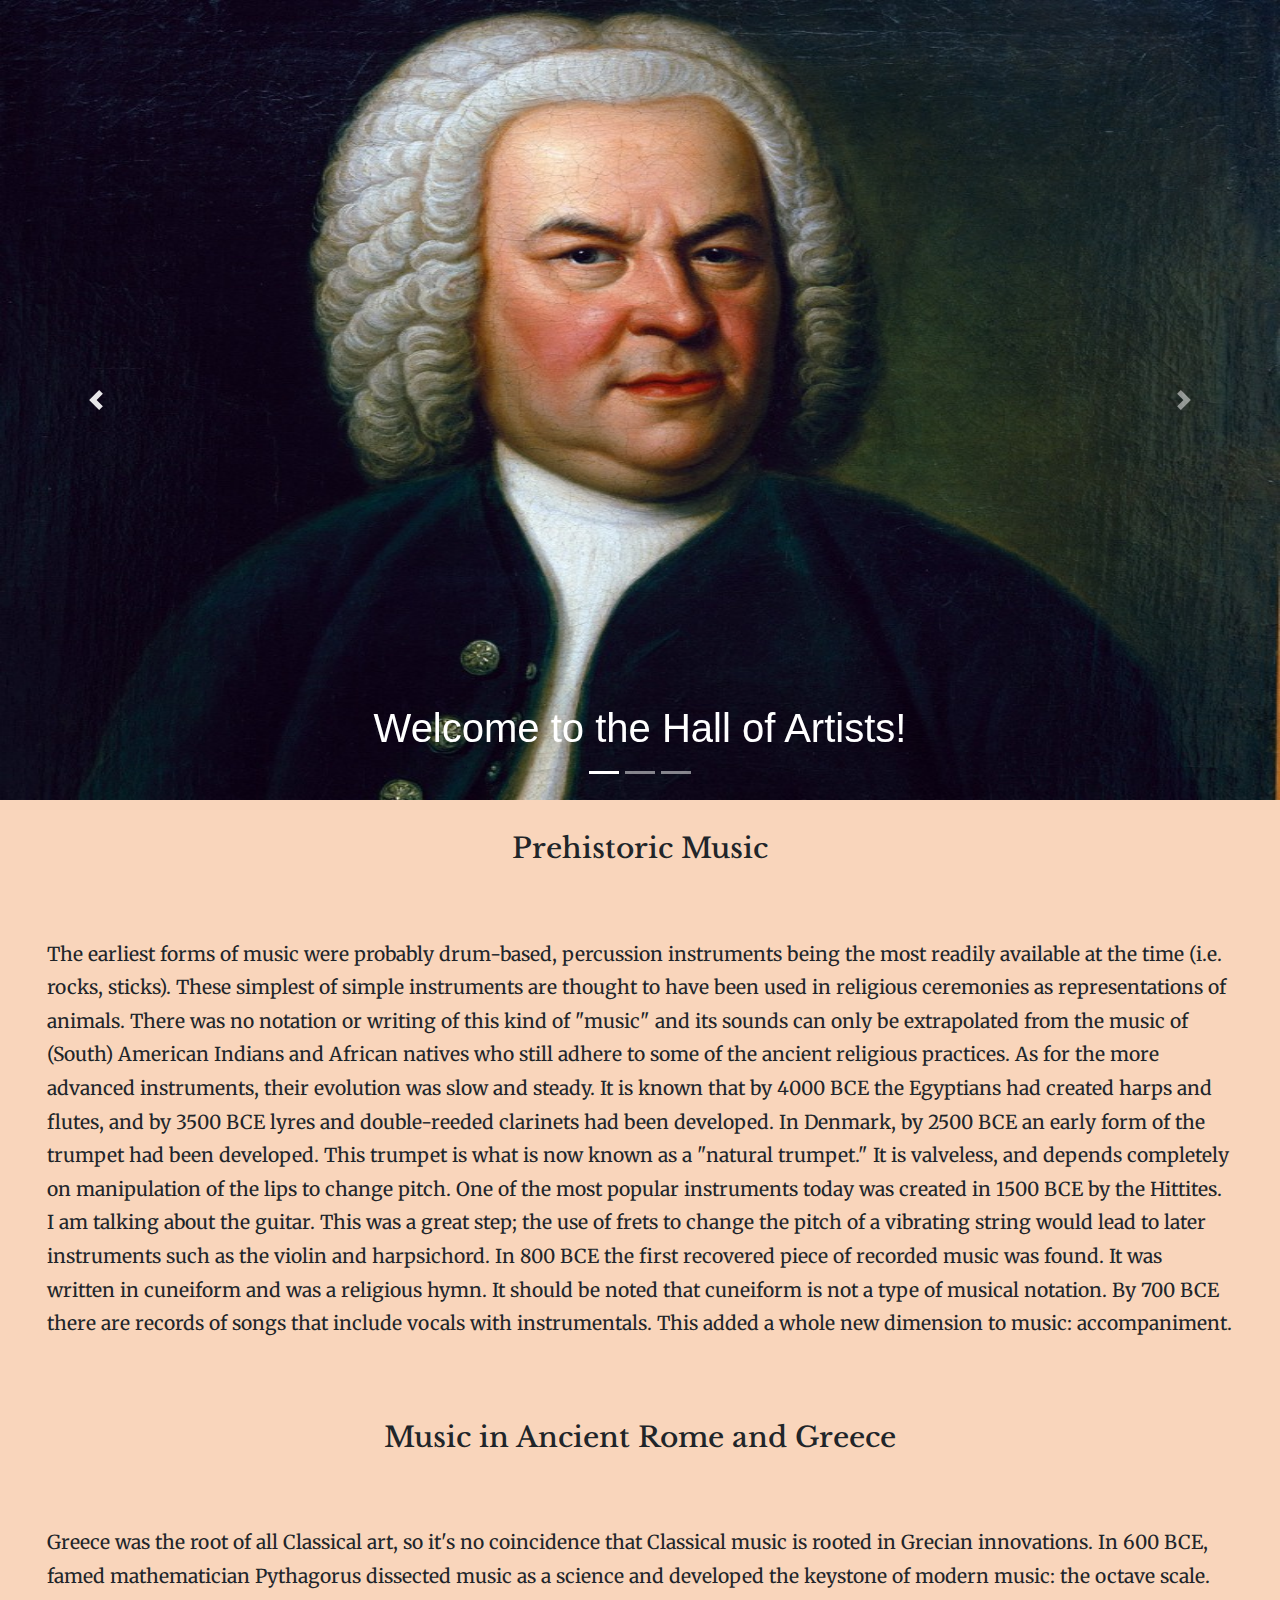
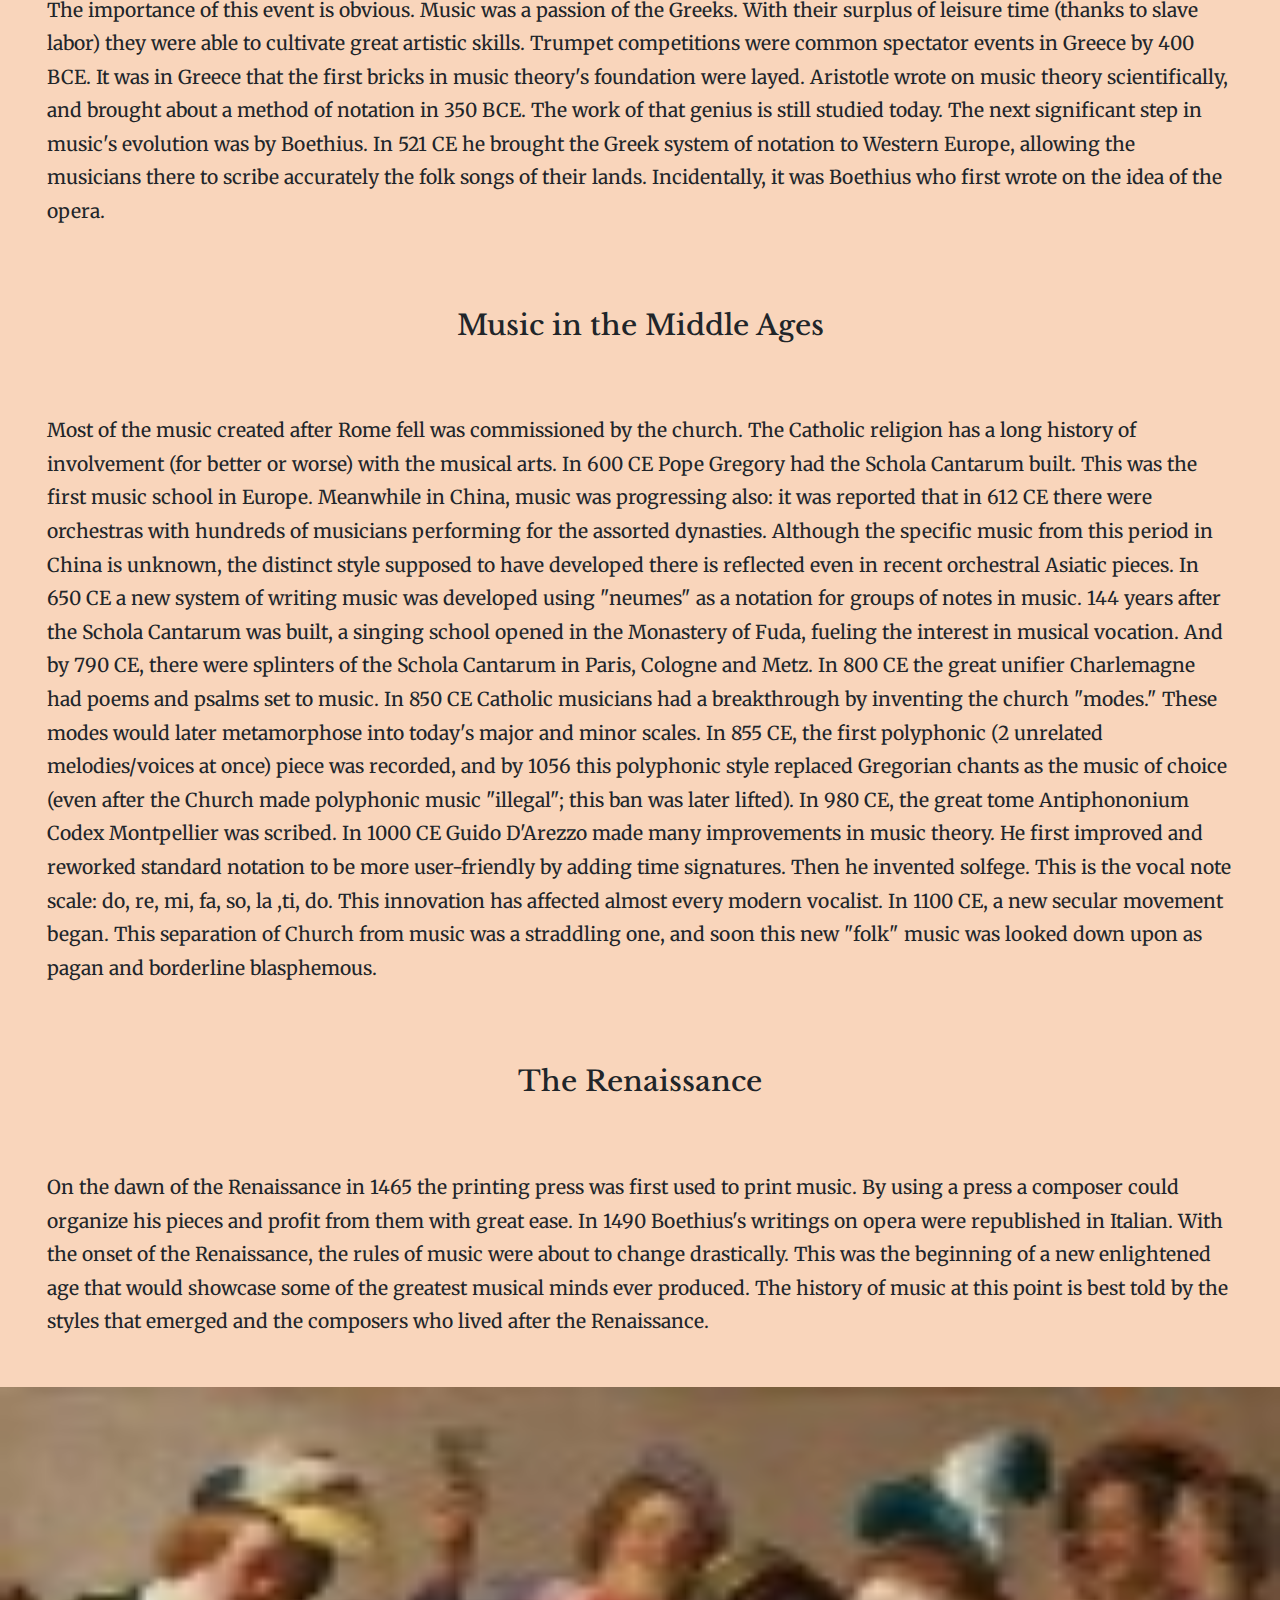
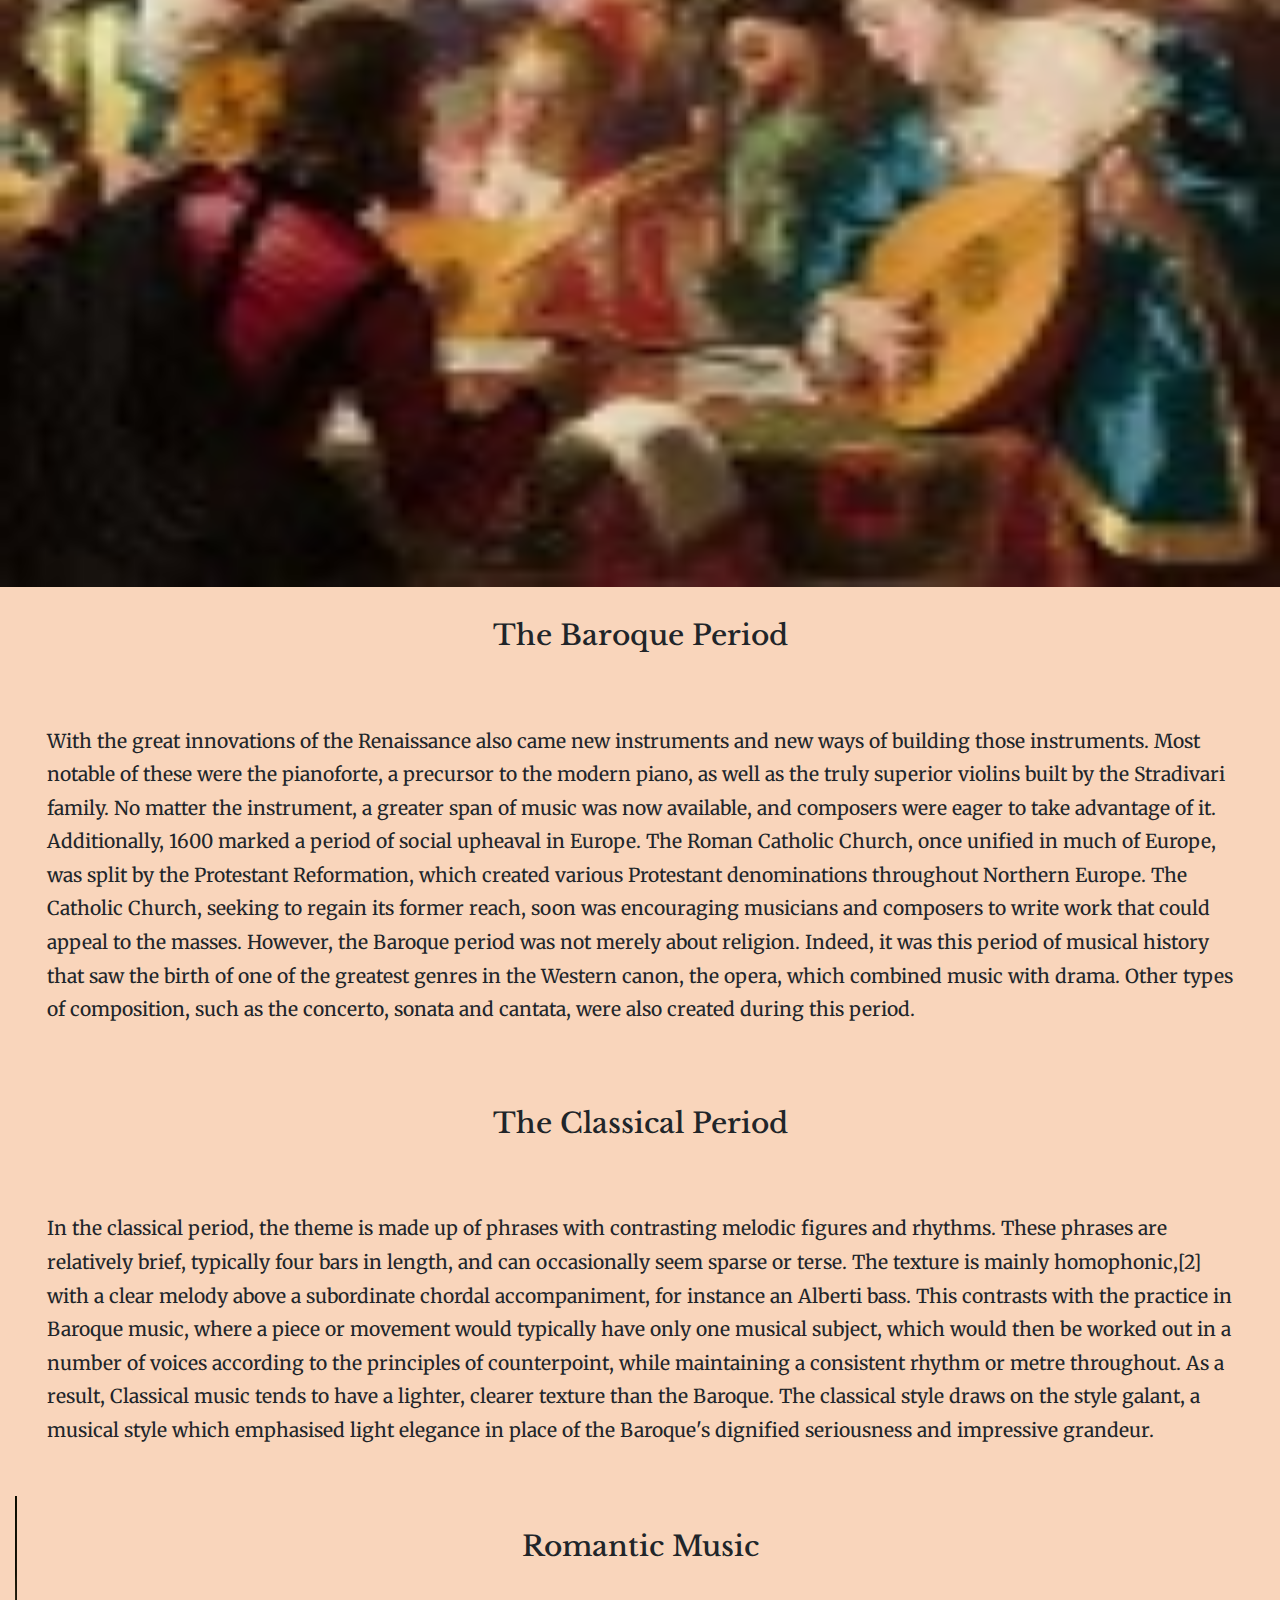
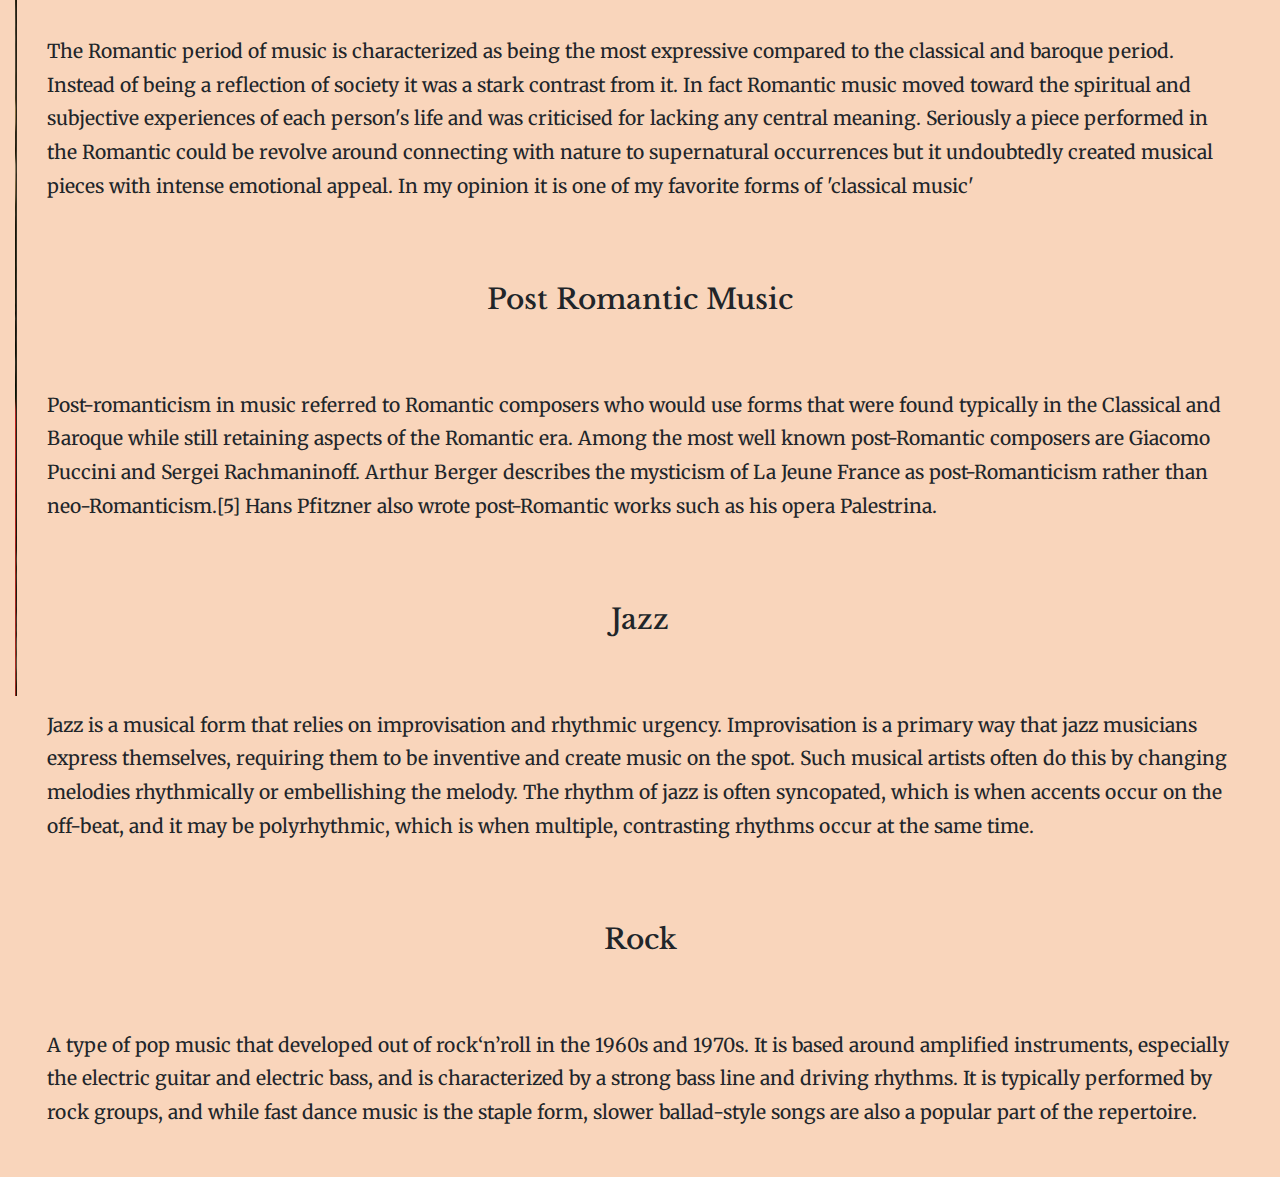
<file: index.html>
<!DOCTYPE html>
<html lang="en" dir="ltr">

<head>


  <!-- fonts -->
  <link href="https://fonts.googleapis.com/css?family=Libre+Baskerville|Lora|Merriweather|Noto+Serif|PT+Serif&display=swap" rel="stylesheet">
  <link href="https://fonts.googleapis.com/css?family=Lora|Merriweather|PT+Serif&display=swap" rel="stylesheet">

  <!-- Required meta tags -->
  <meta charset="utf-8">
  <meta name="viewport" content="width=device-width, initial-scale=1, shrink-to-fit=no">

  <!-- Bootstrap CSS -->

  <link rel="stylesheet" href="https://stackpath.bootstrapcdn.com/bootstrap/4.3.1/css/bootstrap.min.css" integrity="sha384-ggOyR0iXCbMQv3Xipma34MD+dH/1fQ784/j6cY/iJTQUOhcWr7x9JvoRxT2MZw1T" crossorigin="anonymous">
  <link rel="stylesheet" href="stylesMain.css">

  <title>Musical History and Works</title>
</head>

<body>




  <div id="carouselExampleControls" class="carousel slide carousel-fade" data-ride="carousel" data-interval="2500">
    <div class="carousel-inner">
      <ol class="carousel-indicators">
        <li data-target="#carouselExampleCaptions" data-slide-to="0" class="active"></li>
        <li data-target="#carouselExampleCaptions" data-slide-to="1"></li>
        <li data-target="#carouselExampleCaptions" data-slide-to="2"></li>
      </ol>

      <div class="carousel-caption d-noone d-md-block">
        <h1>Welcome to the Hall of Artists!</h1>
      </div>

      <div class="carousel-item active">
        <a href="classical.html"><img src="images/Bach1.jpg" class="fade-scroll" alt="..."></a>
      </div>

      <div class="carousel-item">
        <a href="jazz.html"><img src="images/MilesDaviscover.jpg" class="fade-scroll" alt="..."></a>
      </div>

      <div class="carousel-item">
        <a href="rock.html"><img src="images/JeffBeckcover.jpg" class="fade-scroll" alt="..."></a>
      </div>





    </div>

    <!-- buttons -->
    <a class="carousel-control-prev" href="#carouselExampleControls" role="button" data-slide="prev">
      <span class="carousel-control-prev-icon" aria-hidden="true"></span>
      <span class="sr-only">Previous</span>
    </a>
    <a class="carousel-control-next" href="#carouselExampleControls" role="button" data-slide="next">
      <span class="carousel-control-next-icon" aria-hidden="true"></span>
      <span class="sr-only">Next</span>
    </a>
    <!-- buttons -->

  </div>

  <div class="container-fluid">


    <h3>Prehistoric Music</h3>

    <p class="fade-scroll">The earliest forms of music were probably drum-based, percussion instruments being the most readily available at the time (i.e. rocks, sticks). These simplest of simple instruments are thought to have been used in religious
      ceremonies as representations of animals. There was no notation or writing of this kind of "music" and its sounds can only be extrapolated from the music of (South) American Indians and African natives who still adhere to some of the ancient
      religious practices.

      As for the more advanced instruments, their evolution was slow and steady. It is known that by 4000 BCE the Egyptians had created harps and flutes, and by 3500 BCE lyres and double-reeded clarinets had been developed.

      In Denmark, by 2500 BCE an early form of the trumpet had been developed. This trumpet is what is now known as a "natural trumpet." It is valveless, and depends completely on manipulation of the lips to change pitch.

      One of the most popular instruments today was created in 1500 BCE by the Hittites. I am talking about the guitar. This was a great step; the use of frets to change the pitch of a vibrating string would lead to later instruments such as the
      violin and harpsichord.

      In 800 BCE the first recovered piece of recorded music was found. It was written in cuneiform and was a religious hymn. It should be noted that cuneiform is not a type of musical notation.

      By 700 BCE there are records of songs that include vocals with instrumentals. This added a whole new dimension to music: accompaniment.
    </p>
  </div>


  <div class="container-fluid">

    <h3>Music in Ancient Rome and Greece</h3>

    <p class="Greece">Greece was the root of all Classical art, so it's no coincidence that Classical music is rooted in Grecian innovations. In 600 BCE, famed mathematician Pythagorus dissected music as a science and developed the keystone of modern
      music: the octave scale. The importance of this event is obvious. Music was a passion of the Greeks. With their surplus of leisure time (thanks to slave labor) they were able to cultivate great artistic skills. Trumpet competitions were common
      spectator events in Greece by 400 BCE. It was in Greece that the first bricks in music theory's foundation were layed. Aristotle wrote on music theory scientifically, and brought about a method of notation in 350 BCE. The work of that genius is
      still studied today.
      The next significant step in music's evolution was by Boethius. In 521 CE he brought the Greek system of notation to Western Europe, allowing the musicians there to scribe accurately the folk songs of their lands. Incidentally, it was Boethius
      who first wrote on the idea of the opera.</p>
  </div>


  <div class="container-fluid">


    <h3>Music in the Middle Ages</h3>
    <p>Most of the music created after Rome fell was commissioned by the church. The Catholic religion has a long history of involvement (for better or worse) with the musical arts. In 600 CE Pope Gregory had the Schola Cantarum built. This was the
      first music school in Europe.
      Meanwhile in China, music was progressing also: it was reported that in 612 CE there were orchestras with hundreds of musicians performing for the assorted dynasties. Although the specific music from this period in China is unknown, the
      distinct
      style supposed to have developed there is reflected even in recent orchestral Asiatic pieces.

      In 650 CE a new system of writing music was developed using "neumes" as a notation for groups of notes in music.

      144 years after the Schola Cantarum was built, a singing school opened in the Monastery of Fuda, fueling the interest in musical vocation. And by 790 CE, there were splinters of the Schola Cantarum in Paris, Cologne and Metz. In 800 CE the
      great
      unifier Charlemagne had poems and psalms set to music. In 850 CE Catholic musicians had a breakthrough by inventing the church "modes." These modes would later metamorphose into today's major and minor scales. In 855 CE, the first polyphonic (2
      unrelated melodies/voices at once) piece was recorded, and by 1056 this polyphonic style replaced Gregorian chants as the music of choice (even after the Church made polyphonic music "illegal"; this ban was later lifted). In 980 CE, the great
      tome Antiphononium Codex Montpellier was scribed.

      In 1000 CE Guido D'Arezzo made many improvements in music theory. He first improved and reworked standard notation to be more user-friendly by adding time signatures. Then he invented solfege. This is the vocal note scale: do, re, mi, fa, so,
      la
      ,ti, do. This innovation has affected almost every modern vocalist.

      In 1100 CE, a new secular movement began. This separation of Church from music was a straddling one, and soon this new "folk" music was looked down upon as pagan and borderline blasphemous.</p>
  </div>


  <div class="container-fluid">
    <h3>The Renaissance</h3>
    <p>On the dawn of the Renaissance in 1465 the printing press was first used to print music. By using a press a composer could organize his pieces and profit from them with great ease. In 1490 Boethius's writings on opera were republished in
      Italian.
      With the onset of the Renaissance, the rules of music were about to change drastically. This was the beginning of a new enlightened age that would showcase some of the greatest musical minds ever produced.
      The history of music at this point is best told by the styles that emerged and the composers who lived after the Renaissance.</p>
  </div>
  <img src="images/musicians1.jpg" alt="">

  <div class="container-fluid">
    <h3>The Baroque Period</h3>
    <p>With the great innovations of the Renaissance also came new instruments and new ways of building those instruments. Most notable of these were the pianoforte, a precursor to the modern piano, as well as the truly superior violins built by the
      Stradivari family. No matter the instrument, a greater span of music was now available, and composers were eager to take advantage of it.

      Additionally, 1600 marked a period of social upheaval in Europe. The Roman Catholic Church, once unified in much of Europe, was split by the Protestant Reformation, which created various Protestant denominations throughout Northern Europe. The
      Catholic Church, seeking to regain its former reach, soon was encouraging musicians and composers to write work that could appeal to the masses.

      However, the Baroque period was not merely about religion. Indeed, it was this period of musical history that saw the birth of one of the greatest genres in the Western canon, the opera, which combined music with drama. Other types of
      composition, such as the concerto, sonata and cantata, were also created during this period.</p>
  </div>

  <div class="container-fluid">
    <h3>The Classical Period</h3>
    <p>In the classical period, the theme is made up of phrases with contrasting melodic figures and rhythms. These phrases are relatively brief, typically four bars in length, and can occasionally seem sparse or terse. The texture is mainly
      homophonic,[2] with a clear melody above a subordinate chordal accompaniment, for instance an Alberti bass. This contrasts with the practice in Baroque music, where a piece or movement would typically have only one musical subject, which would
      then be worked out in a number of voices according to the principles of counterpoint, while maintaining a consistent rhythm or metre throughout. As a result, Classical music tends to have a lighter, clearer texture than the Baroque. The
      classical
      style draws on the style galant, a musical style which emphasised light elegance in place of the Baroque's dignified seriousness and impressive grandeur.</p>
    <div class="imgc">
      <img class="ren" src="images/Wolfgang.jpg" alt="">
    </div>
  </div>

  <div class="container-fluid">


    <h3>Romantic Music</h3>
    <p>The Romantic period of music is characterized as being the most expressive compared to the classical and baroque period. Instead of being a reflection of society it was a stark contrast from it. In fact Romantic music moved toward the
      spiritual
      and subjective experiences of each person's life and was criticised for lacking any central meaning. Seriously a piece performed in the Romantic could be revolve around connecting with nature to supernatural occurrences but it undoubtedly
      created
      musical pieces with intense emotional appeal. In my opinion it is one of my favorite forms of 'classical music' </p>
  </div>

  <div class="container-fluid">
    <h3>Post Romantic Music</h3>
    <p>Post-romanticism in music referred to Romantic composers who would use forms that were found typically in the Classical and Baroque while still retaining aspects of the Romantic era. Among the most well known post-Romantic composers are
      Giacomo Puccini and Sergei Rachmaninoff. Arthur Berger describes the mysticism of La Jeune France as post-Romanticism rather than neo-Romanticism.[5] Hans Pfitzner also wrote post-Romantic works such as his opera Palestrina.</p>
  </div>
  <div class="container-fluid">
    <h3>Jazz</h3>
    <p>Jazz is a musical form that relies on improvisation and rhythmic urgency. Improvisation is a primary way that jazz musicians express themselves, requiring them to be inventive and create music on the spot. Such musical artists often do this by
      changing melodies rhythmically or embellishing the melody. The rhythm of jazz is often syncopated, which is when accents occur on the off-beat, and it may be polyrhythmic, which is when multiple, contrasting rhythms occur at the same time.</p>
  </div>
  <div class="container-fluid">
    <h3>Rock</h3>
    <p>A type of pop music that developed out of rock‘n’roll in the 1960s and 1970s. It is based around amplified instruments, especially the electric guitar and electric bass, and is characterized by a strong bass line and driving rhythms. It is
      typically performed by rock groups, and while fast dance music is the staple form, slower ballad-style songs are also a popular part of the repertoire.</p>
  </div>



  <script type="text/javascript">
    $(function() {
      var documentEl = $(document),
        fadeElem = $('.fade-scroll');

      documentEl.on('scroll', function() {
        var currentScrollPos = documentEl.scrollTop();

        FadeElem.each(function() {
          var $this = $(this),
            elemOffsetTop = $this.offset().top;
          if (currentScrollPos > elemOffsetTop) $this.css('opacity', 1 - (currScrollpos - elemOffsetTop) / 10);

        });
      });
    });
  </script>










  <!-- Optional JavaScript -->
  <!-- <script src="index.js" charset="utf-8"></script> -->

  <!-- jQuery first, then Popper.js, then Bootstrap JS -->
  <script src="https://code.jquery.com/jquery-3.3.1.slim.min.js" integrity="sha384-q8i/X+965DzO0rT7abK41JStQIAqVgRVzpbzo5smXKp4YfRvH+8abtTE1Pi6jizo" crossorigin="anonymous"></script>
  <script src="https://cdnjs.cloudflare.com/ajax/libs/popper.js/1.14.7/umd/popper.min.js" integrity="sha384-UO2eT0CpHqdSJQ6hJty5KVphtPhzWj9WO1clHTMGa3JDZwrnQq4sF86dIHNDz0W1" crossorigin="anonymous"></script>
  <script src="https://stackpath.bootstrapcdn.com/bootstrap/4.3.1/js/bootstrap.min.js" integrity="sha384-JjSmVgyd0p3pXB1rRibZUAYoIIy6OrQ6VrjIEaFf/nJGzIxFDsf4x0xIM+B07jRM" crossorigin="anonymous"></script>
</body>

</html>
</file>
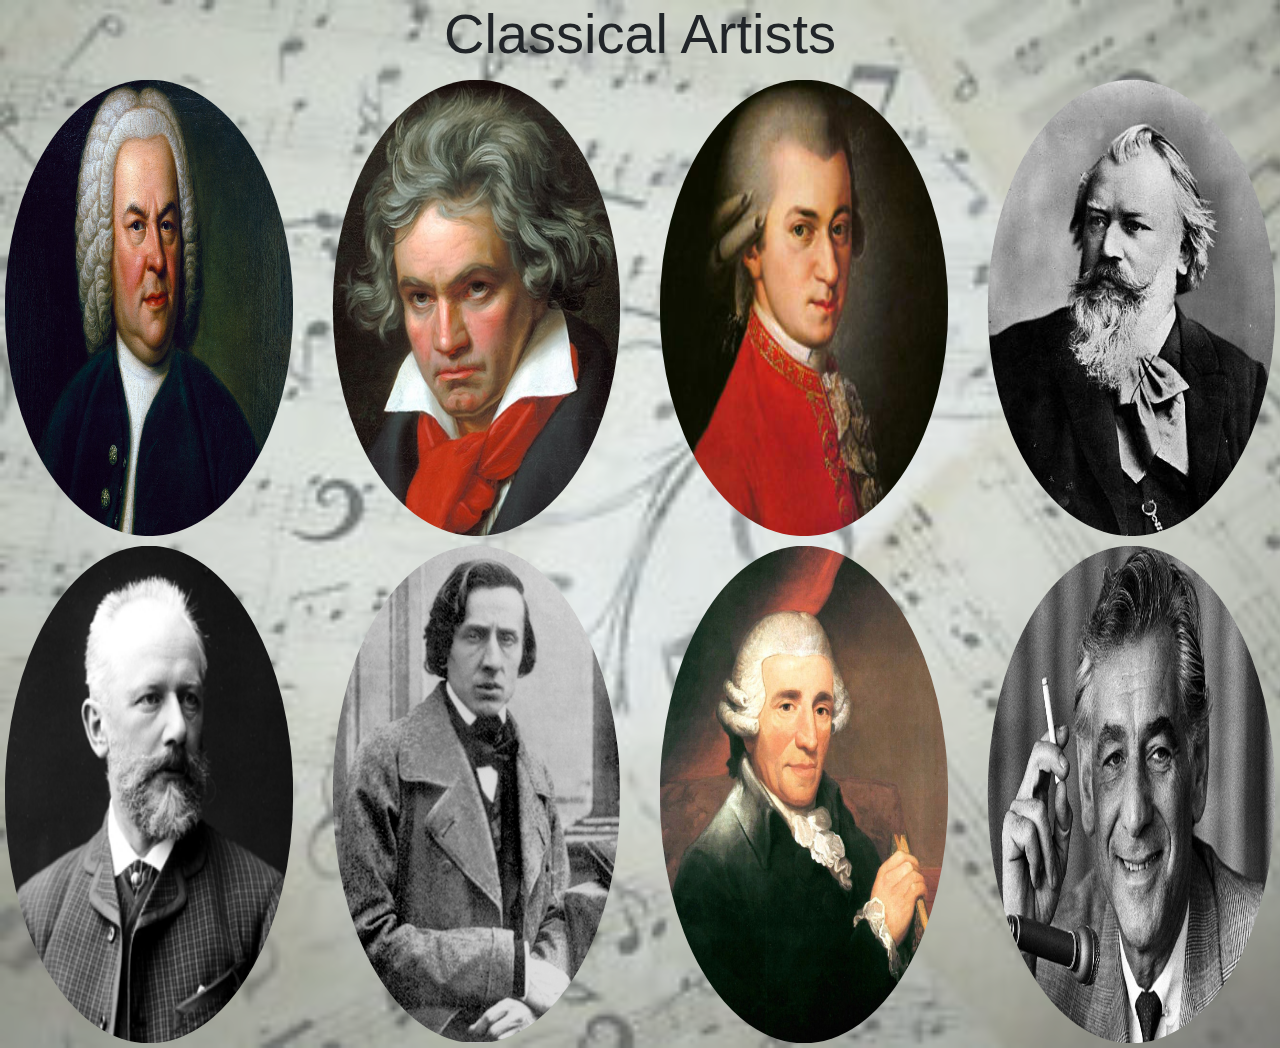
<file: classical.html>
<!DOCTYPE html>
<html lang="en" dir="ltr">

<head>

  <!-- Required meta tags -->
  <meta charset="utf-8">
  <meta name="viewport" content="width=device-width, initial-scale=1, shrink-to-fit=no">

  <!-- Bootstrap CSS -->
  <link rel="stylesheet" href="https://stackpath.bootstrapcdn.com/bootstrap/4.3.1/css/bootstrap.min.css" integrity="sha384-ggOyR0iXCbMQv3Xipma34MD+dH/1fQ784/j6cY/iJTQUOhcWr7x9JvoRxT2MZw1T" crossorigin="anonymous">
  <link rel="stylesheet" href="styles.css">

  <title>Musical History and Works</title>
</head>

<body>
  <h1>Classical Artists</h1>


   <div class="row">

      <div class="col-lg-3 col-md-4 col-sm-6">
        <a href="https://www.bachcentral.com/bio.html">
          <img  src="images/Bach.jpg" alt="Bach">
        </a>
        <p>Johann Sebestian Bach</p>
        <h5>violinist and organist</h5>
      </div>

      <div class="col-lg-3 col-md-4 col-sm-6">
        <a href="https://en.wikipedia.org/wiki/Ludwig_van_Beethoven">
        <img  src="images/Beethoven.jpg" alt="Beethoven">
        </a>
        <p>Beethoven</p>
        <h5>violinist and pianist</h5>
      </div>

      <div class="col-lg-3 col-md-4 col-sm-6">
        <a href="https://www.wolfgang-amadeus.at/en/biography_of_Mozart.php">
        <img src="images/Wolfgang.jpg" alt="Mozart">
        </a>
        <p>Mozart</p>
        <h5>violinist and pianist</h5>
      </div>

      <div class="col-lg-3 col-md-4 col-sm-6">
        <a href="https://www.biography.com/musician/johannes-brahms">
        <img src="images/Brahms.jpg" alt="Brahms">
        </a>
        <p>Brahms</p>
        <h5>conducter and pianist</h5>
      </div>

      <div class="col-lg-3 col-md-4 col-sm-6">
        <a href="https://www.biography.com/musician/pyotr-ilyich-tchaikovsky">
        <img src="images/Tchaikovsky1.jpg" alt="Tchaikovsky">
        </a>
        <p>Tchaikovsky</p>
        <h5>Russian composer</h5>
      </div>

      <div class="col-lg-3 col-md-4 col-sm-6">
        <a href="https://www.biography.com/musician/frederic-chopin">
        <img src="images/Chopin.jpeg" alt="Chopin">
        </a>
        <p>Chopin</p>
        <h5>pianist</h5>
      </div>

      <div class="col-lg-3 col-md-4 col-sm-6">
        <a href="https://courses.lumenlearning.com/musicapp_historical/chapter/f-j-haydn/">
        <img src="images/Haydn1.jpg" alt="">
        </a>
        <p>Haydn</p>
        <h5>violinist and organist</h5>

      </div>
      <div class="col-lg-3 col-mg-4 col-sm-6">
        <a href="#">
        <img src="images/LeonardBernstein.jpg" alt="">
        </a>
        <p>Leonard Bernstein</p>
        <h5>A great American Conducter</h5>

      </div>


    </div>











  <!-- Optional JavaScript -->
  <!-- jQuery first, then Popper.js, then Bootstrap JS -->
  <script src="https://code.jquery.com/jquery-3.3.1.slim.min.js" integrity="sha384-q8i/X+965DzO0rT7abK41JStQIAqVgRVzpbzo5smXKp4YfRvH+8abtTE1Pi6jizo" crossorigin="anonymous"></script>
  <script src="https://cdnjs.cloudflare.com/ajax/libs/popper.js/1.14.7/umd/popper.min.js" integrity="sha384-UO2eT0CpHqdSJQ6hJty5KVphtPhzWj9WO1clHTMGa3JDZwrnQq4sF86dIHNDz0W1" crossorigin="anonymous"></script>
  <script src="https://stackpath.bootstrapcdn.com/bootstrap/4.3.1/js/bootstrap.min.js" integrity="sha384-JjSmVgyd0p3pXB1rRibZUAYoIIy6OrQ6VrjIEaFf/nJGzIxFDsf4x0xIM+B07jRM" crossorigin="anonymous"></script>
</body>

</html>
</file>
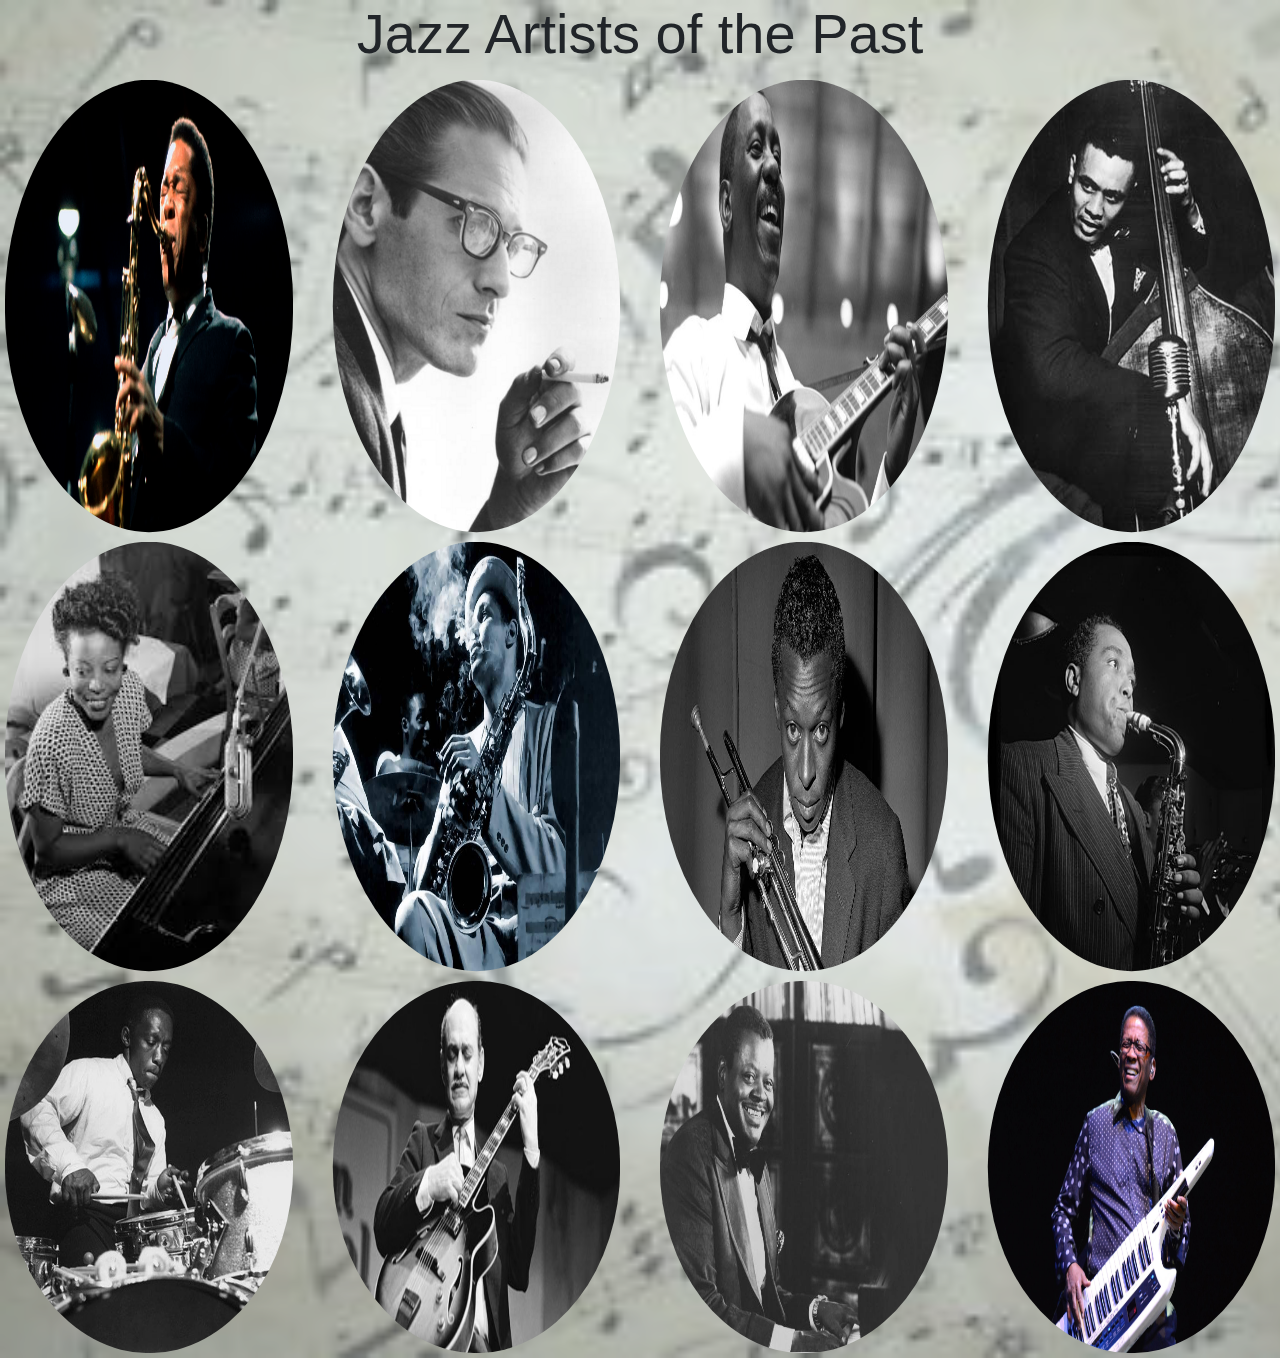
<file: jazz.html>
<!doctype html>
<html lang="en">
  <head>
    <!-- Required meta tags -->
    <meta charset="utf-8">
    <meta name="viewport" content="width=device-width, initial-scale=1, shrink-to-fit=no">

    <link href="https://fonts.googleapis.com/css?family=Anton&display=swap" rel="stylesheet">

    <!-- Bootstrap CSS -->
    <link rel="stylesheet" href="https://stackpath.bootstrapcdn.com/bootstrap/4.3.1/css/bootstrap.min.css" integrity="sha384-ggOyR0iXCbMQv3Xipma34MD+dH/1fQ784/j6cY/iJTQUOhcWr7x9JvoRxT2MZw1T" crossorigin="anonymous">
    <link rel="stylesheet" href="styles.css">
    <title></title>
  </head>
  <body>
    <h1>Jazz Artists of the Past</h1>
    <div class="row">

      <div class="col-lg-3 col-md-4 col-sm-6">
        <a href="https://www.johncoltrane.com/">
        <img src="images/JohnColtrane.jfif" alt="John Coltrane">
      </a>
        <p>John Coltrane</p>
        <h5>saxophonist</h5>
      </div>


      <div id="container" class="col-lg-3 col-md-4 col-sm-6" >
        <a href="https://www.billevansofficial.com/">
        <img src="images/BillEvans.png" alt="Bill Evans"/>
      </a>
        <p>Bill Evans</p>
        <h5>pianist</h5>
      </div>

      <div class="col-lg-3 col-md-4 col-sm-6">
        <a href="https://www.wesmontgomery.com/about/">
        <img src="images/WesMontgomery.jpg" alt="Wes Montgomery">
      </a>
        <p>Wes Montgomery</p>
        <h5>guitarist</h5>
      </div>

      <div class="col-lg-3 col-md-4 col-sm-6">
        <a href="http://mingusmingusmingus.com/mingus">
        <img src="images/CharlesMingus.jpg" alt="Charles Mingus">
      </a>
        <p>Charles Mingus</p>
        <h5>bassist</h5>
      </div>

      <div class="col-lg-3 col-md-4 col-sm-6">
        <a href="https://www.blackpast.org/african-american-history/williams-mary-lou-1910-1981/">
        <img src="images/MaryLouWilliams.jfif" alt="Mary Lou Williams">
      </a>
        <p>Mary Lou Williams</p>
        <h5>pianist</h5>
      </div>

      <div class="col-lg-3 col-md-4 col-sm-6">
        <a href="https://www.blackpast.org/african-american-history/gordon-dexter-1923-1990/">
        <img src="images/DexterGordon.jpg" alt="Dexter Gordon">
      </a>
        <p>Dexter Gordon</p>
        <h5>saxophonist</h5>
      </div>

      <div class="col-lg-3 col-md-4 col-sm-6">
        <a href="https://www.milesdavis.com/biography/">
        <img src="images/MilesDavis2.jpg" alt="Miles Davis">
        </a>
        <p>Miles Davis</p>
        <h5>trumpeter</h5>
      </div>

      <div class="col-lg-3 col-md-4 col-sm-6">
        <a href="https://www.kshs.org/kansapedia/charlie-parker/12163">
        <img src="images/CharlieParker2.jpg" alt="Charlie Parker">
        </a>
        <p>Charlie Parker</p>
        <h5>saxophonist</h5>
      </div>

      <div class="col-lg-3 col-md-4 col-sm-6">
        <a href="http://artblakey.com/biography/">
        <img src="images/ArtBlakley.jpg" alt="Art Blakey">
        </a>
        <p>Art Blakey</p>
        <h5>drummer</h5>
      </div>

      <div class="col-lg-3 col-md-6 col-sm-6">
        <a href="https://musicianguide.com/biographies/1608000781/Joe-Pass.html">
        <img src="images/JoePass.jpg" alt="Joe Pass">
        </a>
        <p>Joe Pass</p>
        <h5>guitarist</h5>
      </div>

      <div class="col-lg-3 col-md-6 col-sm-6">
        <a href="http://www.swingmusic.net/Oscar_Peterson_Biography.html">
        <img src="images/OscarPeterson.jpg" alt="Oscar Peterson">
        </a>
        <p>Oscar Peterson</p>
        <h5>pianist</h5>
      </div>

      <div class="col-lg-3 col-md-12 col-sm-6">
        <a href="https://www.herbiehancock.com/biography-full-page/">
        <img src="images/HerbieHancock.jpg" alt="Herbie Hancock">
        </a>
        <p>Herbie Hancock</p>
        <h5>pianist</h5>
      </div>

    </div>
















    <!-- Optional JavaScript -->
    <!-- jQuery first, then Popper.js, then Bootstrap JS -->
    <script src="https://code.jquery.com/jquery-3.3.1.slim.min.js" integrity="sha384-q8i/X+965DzO0rT7abK41JStQIAqVgRVzpbzo5smXKp4YfRvH+8abtTE1Pi6jizo" crossorigin="anonymous"></script>
    <script src="https://cdnjs.cloudflare.com/ajax/libs/popper.js/1.14.7/umd/popper.min.js" integrity="sha384-UO2eT0CpHqdSJQ6hJty5KVphtPhzWj9WO1clHTMGa3JDZwrnQq4sF86dIHNDz0W1" crossorigin="anonymous"></script>
    <script src="https://stackpath.bootstrapcdn.com/bootstrap/4.3.1/js/bootstrap.min.js" integrity="sha384-JjSmVgyd0p3pXB1rRibZUAYoIIy6OrQ6VrjIEaFf/nJGzIxFDsf4x0xIM+B07jRM" crossorigin="anonymous"></script>
  </body>
</html>
</file>
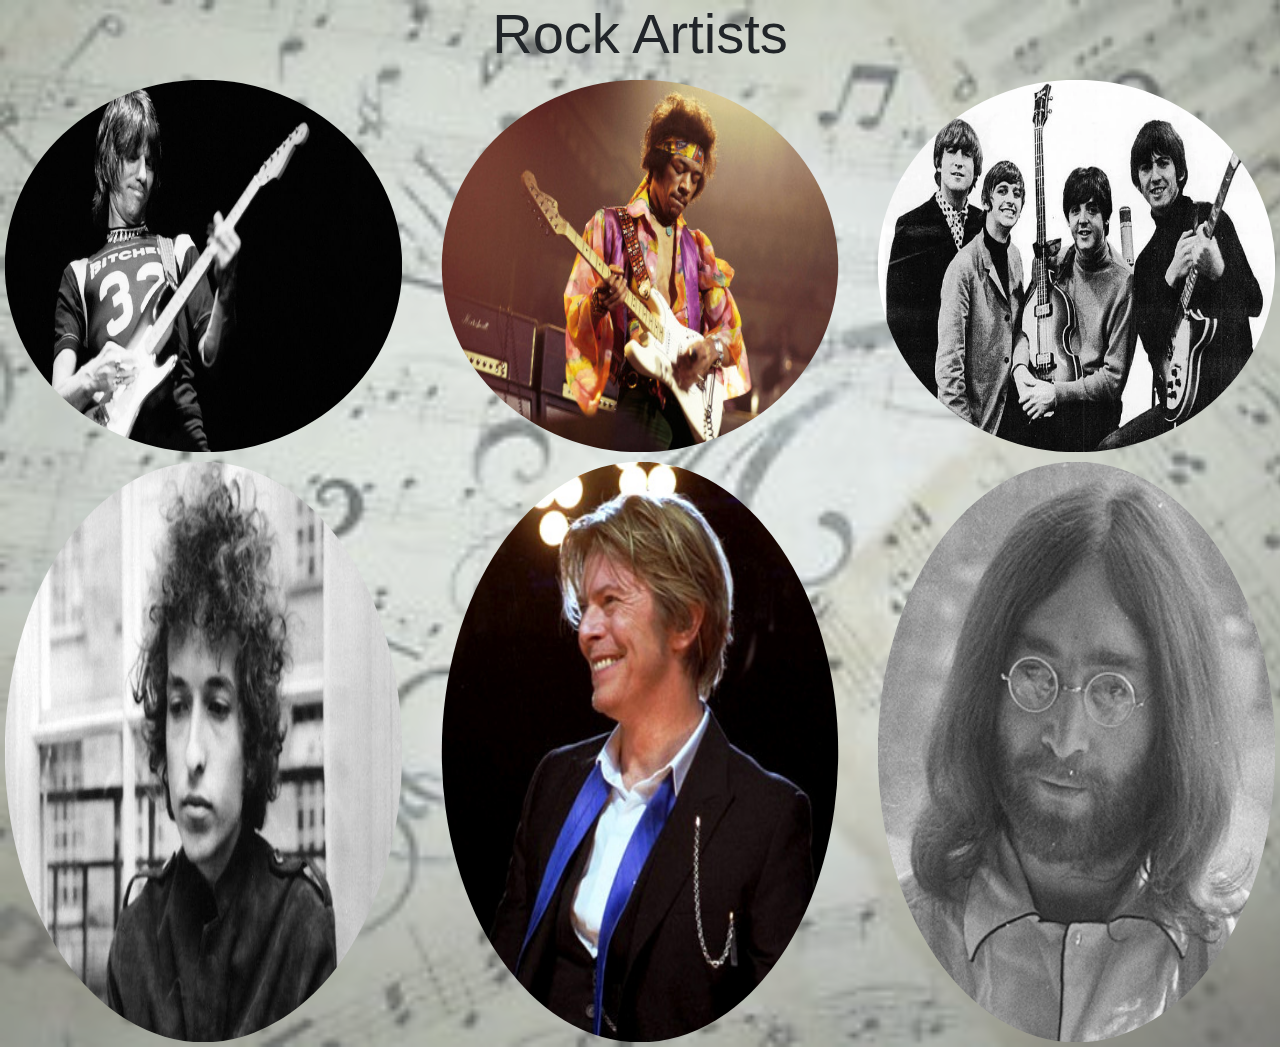
<file: rock.html>
<!doctype html>
<html lang="en">
  <head>
    <!-- Required meta tags -->
    <meta charset="utf-8">
    <meta name="viewport" content="width=device-width, initial-scale=1, shrink-to-fit=no">

    <!-- Bootstrap CSS -->
    <link rel="stylesheet" href="https://stackpath.bootstrapcdn.com/bootstrap/4.3.1/css/bootstrap.min.css" integrity="sha384-ggOyR0iXCbMQv3Xipma34MD+dH/1fQ784/j6cY/iJTQUOhcWr7x9JvoRxT2MZw1T" crossorigin="anonymous">
    <link rel="stylesheet" href="styles.css">
    <title>Hello, world!</title>
  </head>

  <body>
    <h1>Rock Artists</h1>
    <div class="row">

      <div class="col-lg-4 col-md-4 col-sm-6">
        <a href="http://jeffbeck.co.uk/biography.htm">
        <img src="images/Jeff Beck.jpg" alt="Jeff Beck">
        </a>
        <p>Jeff Beck</p>
        <h5>guitarist</h5>
      </div>

      <div class="col-lg-4 col-md-4 col-sm-6">
        <a href="https://www.jimihendrix.com/biography/">
        <img src="images/JimiHendrix.jpg" alt="Jimi Hendrix">
        </a>
        <p>Jimi Hendrix</p>
        <h5>guitarist</h5>
      </div>

      <div class="col-lg-4 col-md-4 col-sm-6">
        <a href="https://www.notablebiographies.com/Ba-Be/Beatles.html">
        <img src="images/Beatles.webp" alt="Beatles">
        </a>
        <p>The Beatles</p>
        <h5>singer-songwriters</h5>
      </div>

      <div class="col-lg-4 col-md-4 col-sm-6">
        <a href="https://en.wikipedia.org/wiki/Bob_Dylan">
        <img src="images/dylan.jpg" alt="Bob Dylan">
        </a>
        <p>Bob Dylan</p>
        <h5>guitarist and folk-singer</h5>
      </div>

      <div class="col-lg-4 col-md-4 col-sm-6">
        <a href="https://en.wikipedia.org/wiki/David_Bowie">
        <img src="images/DavidBowie.jpg" alt="David Bowie">
        </a>
        <p>David Bowie</p>
        <h5>guitarist</h5>
      </div>

      <div class="col-lg-4 col-md-4 col-sm-6">
        <a href="http://www.johnlennon.com/">
        <img src="images/JohnLennon.jpg" alt="John Lennon">
        </a>
        <p>John Lennon</p>
        <h5>singer and guitarist</h5>
      </div>


    </div>














    <!-- Optional JavaScript -->
    <!-- jQuery first, then Popper.js, then Bootstrap JS -->
    <script src="https://code.jquery.com/jquery-3.3.1.slim.min.js" integrity="sha384-q8i/X+965DzO0rT7abK41JStQIAqVgRVzpbzo5smXKp4YfRvH+8abtTE1Pi6jizo" crossorigin="anonymous"></script>
    <script src="https://cdnjs.cloudflare.com/ajax/libs/popper.js/1.14.7/umd/popper.min.js" integrity="sha384-UO2eT0CpHqdSJQ6hJty5KVphtPhzWj9WO1clHTMGa3JDZwrnQq4sF86dIHNDz0W1" crossorigin="anonymous"></script>
    <script src="https://stackpath.bootstrapcdn.com/bootstrap/4.3.1/js/bootstrap.min.js" integrity="sha384-JjSmVgyd0p3pXB1rRibZUAYoIIy6OrQ6VrjIEaFf/nJGzIxFDsf4x0xIM+B07jRM" crossorigin="anonymous"></script>
  </body>
</html>
</file>
<file: stylesMain.css>
body {
  background-color: #f9d5bb;
}
img {
  height: 32rem;
  width: 100%;
  resize: both;
}
.holder1 {
  color: #347474;
  height: 5rem;
}

@media (max-width: 900px) {

}
.carousel-item, img {
  height: 50rem;
}
#carouselExampleControls {
  margin: 10px, 50px;
}

p {
  font-size: 1.2rem;
  padding: 2rem;
  font-family: 'Merriweather', serif;
  line-height: 2.1rem;

}

h3 {
  text-align: center;
  padding: 2rem;
  font-family: 'Libre Baskerville', serif;
}

d {
  padding: 2rem;
}
.imgc {
  height: 2px;
  width: 2px;
}
.ren {
  float: left;
  image-resolution: snap;
}
</file>
<file: styles.css>
h1 {
  text-align: center;
}



body {
  background-image: url(images/music.jpg);
  background-repeat: no-repeat;
  background-size: cover;
  background-color: rgba(255, 255, 255, 0.4);
  background-blend-mode: lighten;
}



#container {
  width: 100%;
  display: inline-block;
  text-align: center;
  text-align: justify;
}

h5 {
  text-align: center;
  z-index: -1;
  position: relative;
  bottom: 15rem;


}

p {
  text-align: center;
  z-index: -1;
  position: relative;
  bottom: 15rem;
  font-size: 1.5rem;
}

img {
  display: inline-block;
  width: 100%;
  height: 100%;
  padding: .3rem;
  border-radius: 100%;
  transition: all 1s ease;
}


img:hover {
  opacity: .1;
  -webkit-transform: rotate(180deg);
  -ms-transform: scale(1.05);
  transform: scale(1.05);
}






@media (min-width: 1000px) {
  h1 {
    font-size: 3.5rem;

  }
}

a {
  color: black;
}
a:hover {
  color: #1c2938;
}
</file>
